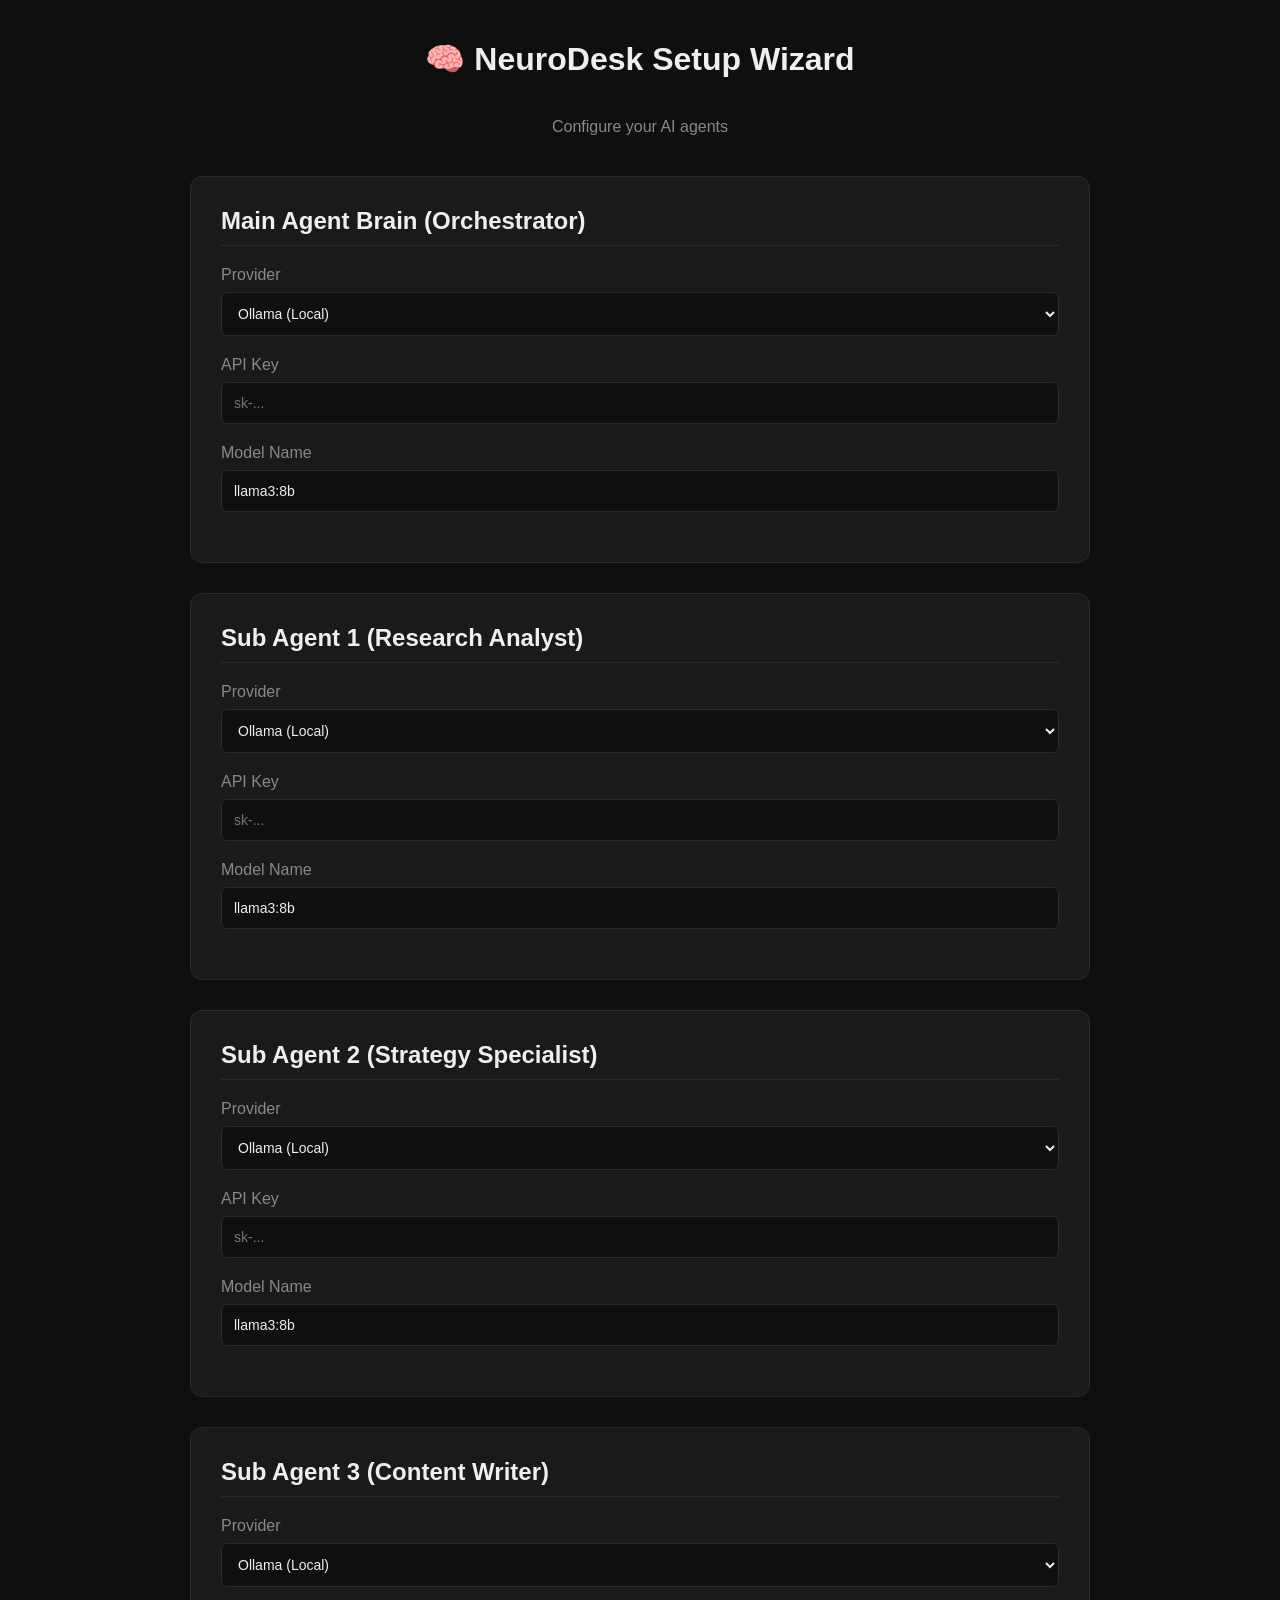
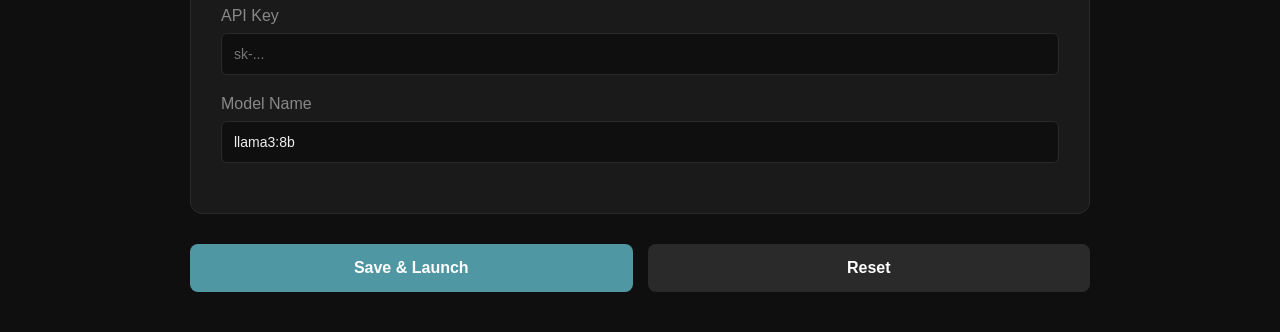
<file: frontend/setup.html>
<!DOCTYPE html>
<html lang="en">
<head>
    <meta charset="UTF-8">
    <meta name="viewport" content="width=device-width, initial-scale=1.0">
    <title>NeuroDesk - Setup Wizard</title>
    <style>
        * { margin: 0; padding: 0; box-sizing: border-box; }
        body { font-family: -apple-system, BlinkMacSystemFont, 'Segoe UI', Roboto, sans-serif; background: #0f0f0f; color: #efefef; padding: 40px; }
        .container { max-width: 900px; margin: 0 auto; }
        h1 { text-align: center; margin-bottom: 40px; }
        h2 { margin-bottom: 20px; padding-bottom: 10px; border-bottom: 1px solid #2a2a2a; }
        .agent-section { background: #1a1a1a; border-radius: 12px; padding: 30px; margin-bottom: 30px; border: 1px solid #2a2a2a; }
        .form-group { margin-bottom: 20px; }
        label { display: block; margin-bottom: 8px; font-weight: 500; color: #888; }
        select, input[type="text"], input[type="password"] { width: 100%; padding: 12px; background: #0f0f0f; border: 1px solid #2a2a2a; border-radius: 6px; color: #efefef; font-size: 14px; }
        select:focus, input:focus { outline: none; border-color: #4f98a3; }
        .provider-info { padding: 10px 15px; background: #252525; border-radius: 6px; margin-top: 8px; font-size: 13px; color: #888; }
        .summary { background: #1a1a1a; border-radius: 12px; padding: 30px; margin-bottom: 30px; }
        .summary-item { margin-bottom: 15px; padding-bottom: 15px; border-bottom: 1px solid #2a2a2a; }
        .summary-item:last-child { border-bottom: none; }
        .agent-name { font-weight: 600; color: #4f98a3; }
        .config-value { color: #888; font-family: monospace; }
        button { padding: 15px 40px; background: #4f98a3; color: white; border: none; border-radius: 8px; font-size: 16px; font-weight: 600; cursor: pointer; width: 100%; }
        button:hover { background: #45868e; }
        button.secondary { background: #2a2a2a; }
        button.secondary:hover { background: #3a3a3a; }
        .success { color: #4caf76; text-align: center; padding: 40px; }
        .btn-group { display: flex; gap: 15px; }
        .btn-group button { flex: 1; }
    </style>
</head>
<body>
    <div class="container">
        <h1>🧠 NeuroDesk Setup Wizard</h1>
        <p style="text-align: center; color: #888; margin-bottom: 40px;">Configure your AI agents</p>

        <form id="setup-form">
            <!-- MAB Config -->
            <div class="agent-section" data-agent="MAB">
                <h2>Main Agent Brain (Orchestrator)</h2>
                <div class="form-group">
                    <label>Provider</label>
                    <select class="provider-select" data-agent="MAB">
                        <option value="Ollama">Ollama (Local)</option>
                        <option value="OpenRouter">OpenRouter</option>
                        <option value="NVIDIA NIM">NVIDIA NIM</option>
                        <option value="Google Gemini">Google Gemini</option>
                        <option value="OpenAI">OpenAI</option>
                    </select>
                </div>
                <div class="form-group api-key-group">
                    <label>API Key</label>
                    <input type="password" class="api-key-input" data-agent="MAB" placeholder="sk-..."/>
                </div>
                <div class="form-group">
                    <label>Model Name</label>
                    <input type="text" class="model-input" data-agent="MAB" value="llama3:8b"/>
                </div>
            </div>

            <!-- SAB1 Config -->
            <div class="agent-section" data-agent="SAB1">
                <h2>Sub Agent 1 (Research Analyst)</h2>
                <div class="form-group">
                    <label>Provider</label>
                    <select class="provider-select" data-agent="SAB1">
                        <option value="Ollama">Ollama (Local)</option>
                        <option value="OpenRouter">OpenRouter</option>
                        <option value="NVIDIA NIM">NVIDIA NIM</option>
                        <option value="Google Gemini">Google Gemini</option>
                        <option value="OpenAI">OpenAI</option>
                    </select>
                </div>
                <div class="form-group api-key-group">
                    <label>API Key</label>
                    <input type="password" class="api-key-input" data-agent="SAB1" placeholder="sk-..."/>
                </div>
                <div class="form-group">
                    <label>Model Name</label>
                    <input type="text" class="model-input" data-agent="SAB1" value="llama3:8b"/>
                </div>
            </div>

            <!-- SAB2 Config -->
            <div class="agent-section" data-agent="SAB2">
                <h2>Sub Agent 2 (Strategy Specialist)</h2>
                <div class="form-group">
                    <label>Provider</label>
                    <select class="provider-select" data-agent="SAB2">
                        <option value="Ollama">Ollama (Local)</option>
                        <option value="OpenRouter">OpenRouter</option>
                        <option value="NVIDIA NIM">NVIDIA NIM</option>
                        <option value="Google Gemini">Google Gemini</option>
                        <option value="OpenAI">OpenAI</option>
                    </select>
                </div>
                <div class="form-group api-key-group">
                    <label>API Key</label>
                    <input type="password" class="api-key-input" data-agent="SAB2" placeholder="sk-..."/>
                </div>
                <div class="form-group">
                    <label>Model Name</label>
                    <input type="text" class="model-input" data-agent="SAB2" value="llama3:8b"/>
                </div>
            </div>

            <!-- SAB3 Config -->
            <div class="agent-section" data-agent="SAB3">
                <h2>Sub Agent 3 (Content Writer)</h2>
                <div class="form-group">
                    <label>Provider</label>
                    <select class="provider-select" data-agent="SAB3">
                        <option value="Ollama">Ollama (Local)</option>
                        <option value="OpenRouter">OpenRouter</option>
                        <option value="NVIDIA NIM">NVIDIA NIM</option>
                        <option value="Google Gemini">Google Gemini</option>
                        <option value="OpenAI">OpenAI</option>
                    </select>
                </div>
                <div class="form-group api-key-group">
                    <label>API Key</label>
                    <input type="password" class="api-key-input" data-agent="SAB3" placeholder="sk-..."/>
                </div>
                <div class="form-group">
                    <label>Model Name</label>
                    <input type="text" class="model-input" data-agent="SAB3" value="llama3:8b"/>
                </div>
            </div>

            <div class="btn-group">
                <button type="submit">Save & Launch</button>
                <button type="button" class="secondary" onclick="location.reload()">Reset</button>
            </div>
        </form>

        <div id="success-view" class="success" style="display: none;">
            <h2 style="color: #4caf76;">Setup Complete!</h2>
            <p>NeuroDesk is now configured and ready to use.</p>
            <p style="margin-top: 20px;">Click below to launch the application.</p>
            <button onclick="location.href='/app'" style="margin-top: 20px;">Launch NeuroDesk</button>
        </div>
    </div>

    <script>
        // Show/hide API key based on provider
        document.querySelectorAll('.provider-select').forEach(select => {
            select.addEventListener('change', () => {
                const agent = select.dataset.agent;
                const apiKeyGroup = document.querySelector(`.api-key-group[data-agent="${agent}"]`);
                if (select.value === 'Ollama') {
                    apiKeyGroup.style.display = 'none';
                } else {
                    apiKeyGroup.style.display = 'block';
                }
            });
            // Trigger on load
            select.dispatchEvent(new Event('change'));
        });

        // Form submission
        document.getElementById('setup-form').addEventListener('submit', async (e) => {
            e.preventDefault();

            const config = {
                MAB: getAgentConfig('MAB'),
                SAB1: getAgentConfig('SAB1'),
                SAB2: getAgentConfig('SAB2'),
                SAB3: getAgentConfig('SAB3')
            };

            try {
                await fetch('/config', {
                    method: 'POST',
                    headers: { 'Content-Type': 'application/json' },
                    body: JSON.stringify(config)
                });

                document.querySelector('.container').style.display = 'none';
                document.getElementById('success-view').style.display = 'block';

                // Notify parent that setup is complete
                if (window.opener) {
                    window.opener.postMessage('neurodesk-setup-complete', '*');
                }
            } catch (error) {
                alert('Error saving configuration: ' + error.message);
            }
        });

        function getAgentConfig(agent) {
            return {
                provider: document.querySelector(`.provider-select[data-agent="${agent}"]`).value,
                api_key: document.querySelector(`.api-key-input[data-agent="${agent}"]`).value,
                model: document.querySelector(`.model-input[data-agent="${agent}"]`).value
            };
        }
    </script>
</body>
</html>
</file>
